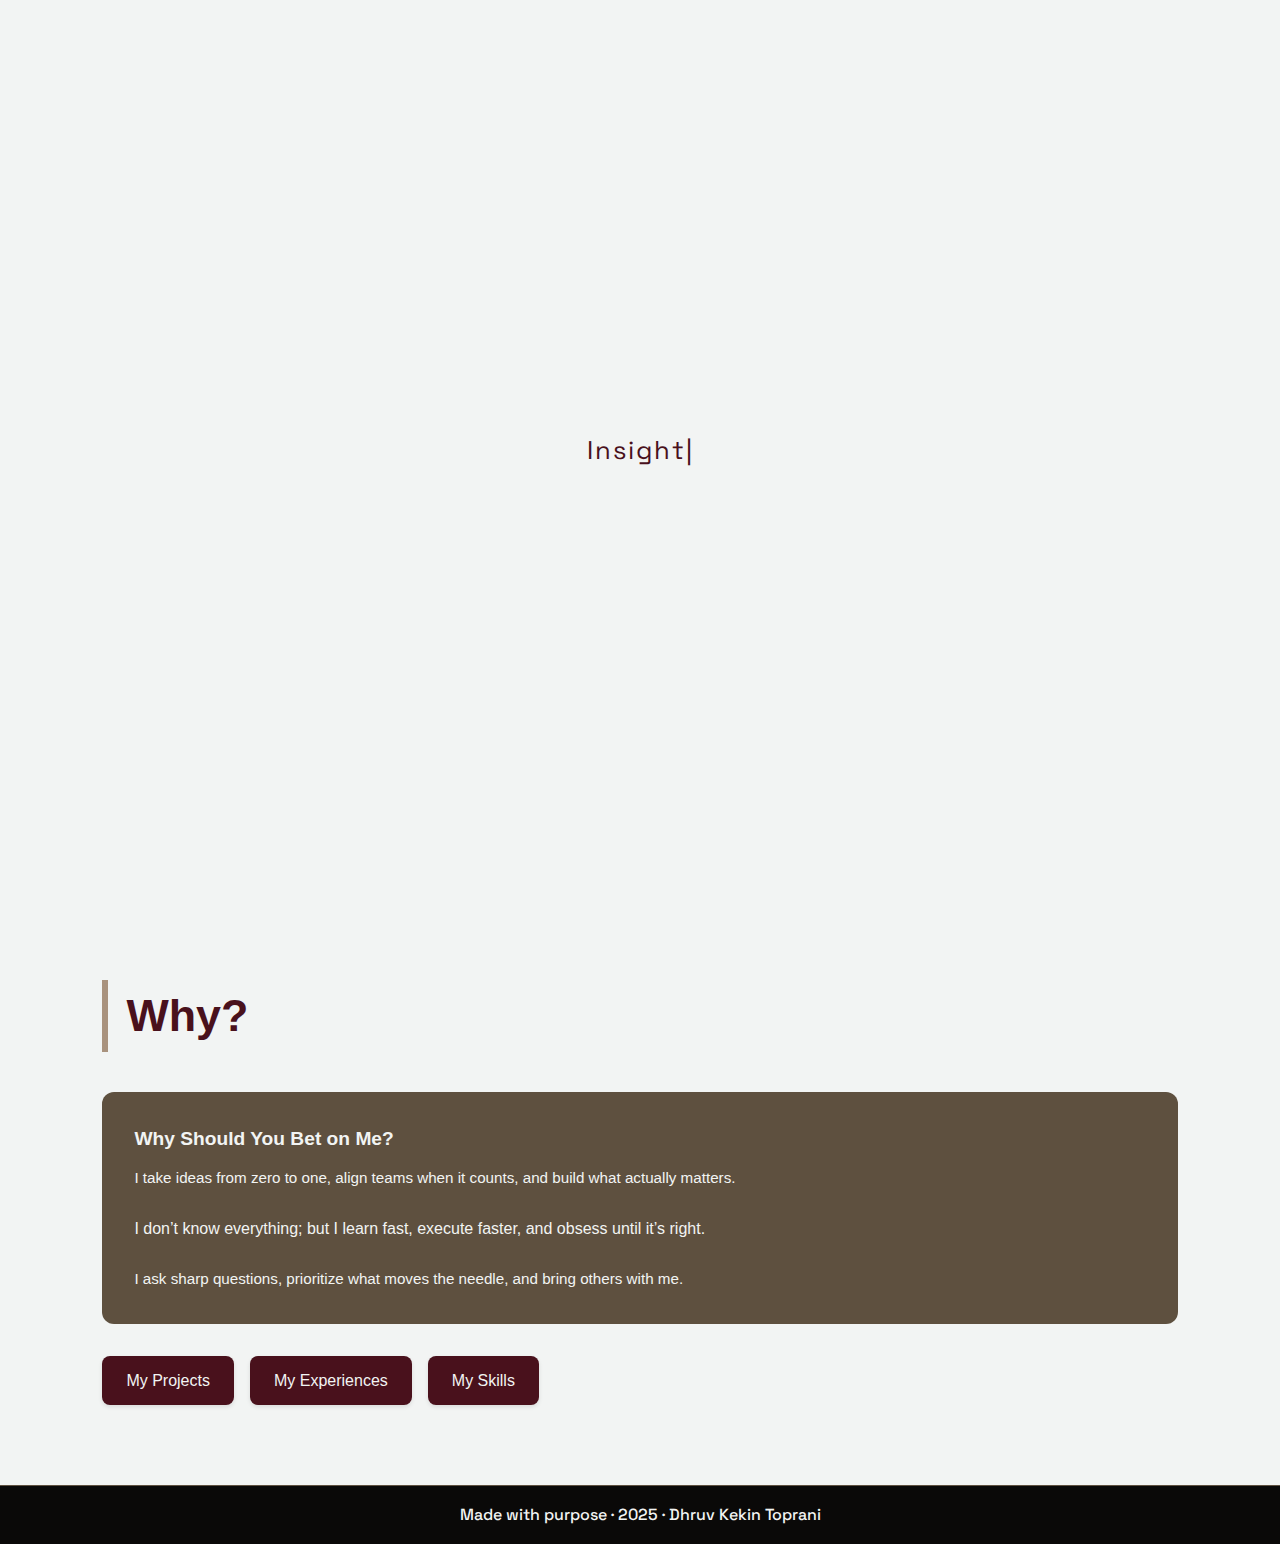
<file: index.html>
<!DOCTYPE html>
<html lang="en">
<head>
  <meta charset="UTF-8" />
  <meta name="viewport" content="width=device-width, initial-scale=1.0" />
  <title>Dhruv | Insight Driven Innovation</title>
  <link rel="stylesheet" href="style.css" />
  <link href="https://fonts.googleapis.com/css2?family=Space+Grotesk:wght@500;700&display=swap" rel="stylesheet">

  
</head>
<body>

<div id="loader">
  <div class="brand-intro">
    <span id="typewriter"></span><span class="cursor">|</span>
  </div>
</div>




    
  <!-- Navigation Bar -->
<header class="navbar">
  <div class="nav-left">
    <a class="nav-name" href="index.html">Toprani</a>
  </div>
  <nav class="nav-links">
    <a href="projects.html">Projects</a>
    <a href="experience.html">Experience</a>
    <a href="skills.html">Skills</a>
    <a href="contact.html">Contact</a>
  </nav>
</header>


  <!-- Hero Section -->
<section class="hero" id="intro">
  <div class="hero-inner">
    <div class="hero-content">
      <h1 class="hero-name">Hi, I'm Dhruv!</h1>
<div class="glitch-container">
  <span id="scramble-text">Loading...</span>
</div>

<button class="cta-buttons" onclick="revealWhy()"> 
Start With Why</button>

  

    </div>

<div class="hero-image">
  <div class="image-wrapper">
    <img src="portrait.jpeg" alt="Dhruv portrait" />
  </div>
</div>


  </div>
</section>

<section id="why-section" class="why-section hidden">
  <h2 class="section-title">Why?</h2>
  <div class="why-cards-container">
   
    <div class="why-card">
      <h3>Why Should You Bet on Me?</h3>
      <p>I take ideas from zero to one, align teams when it counts, and build what actually matters.</p>
      <br>
      <p></p>I don’t know everything; but I learn fast, execute faster, and obsess until it’s right.</p>
      <br>
      <p>I ask sharp questions, prioritize what moves the needle, and bring others with me.</p>
    </div>
  </div>

<div class="cta-wrapper">
  <a href="projects.html" class="cta-button">My Projects</a>
  <a href="experience.html" class="cta-button">My Experiences</a>
  <a href="skills.html" class="cta-button">My Skills</a>
</div>

</div>
</section>


<script src="script.js"></script>
<footer class="site-footer">
  <p>Made with purpose · 2025 · Dhruv Kekin Toprani</p>
</footer>

</body>
</html>
</file>
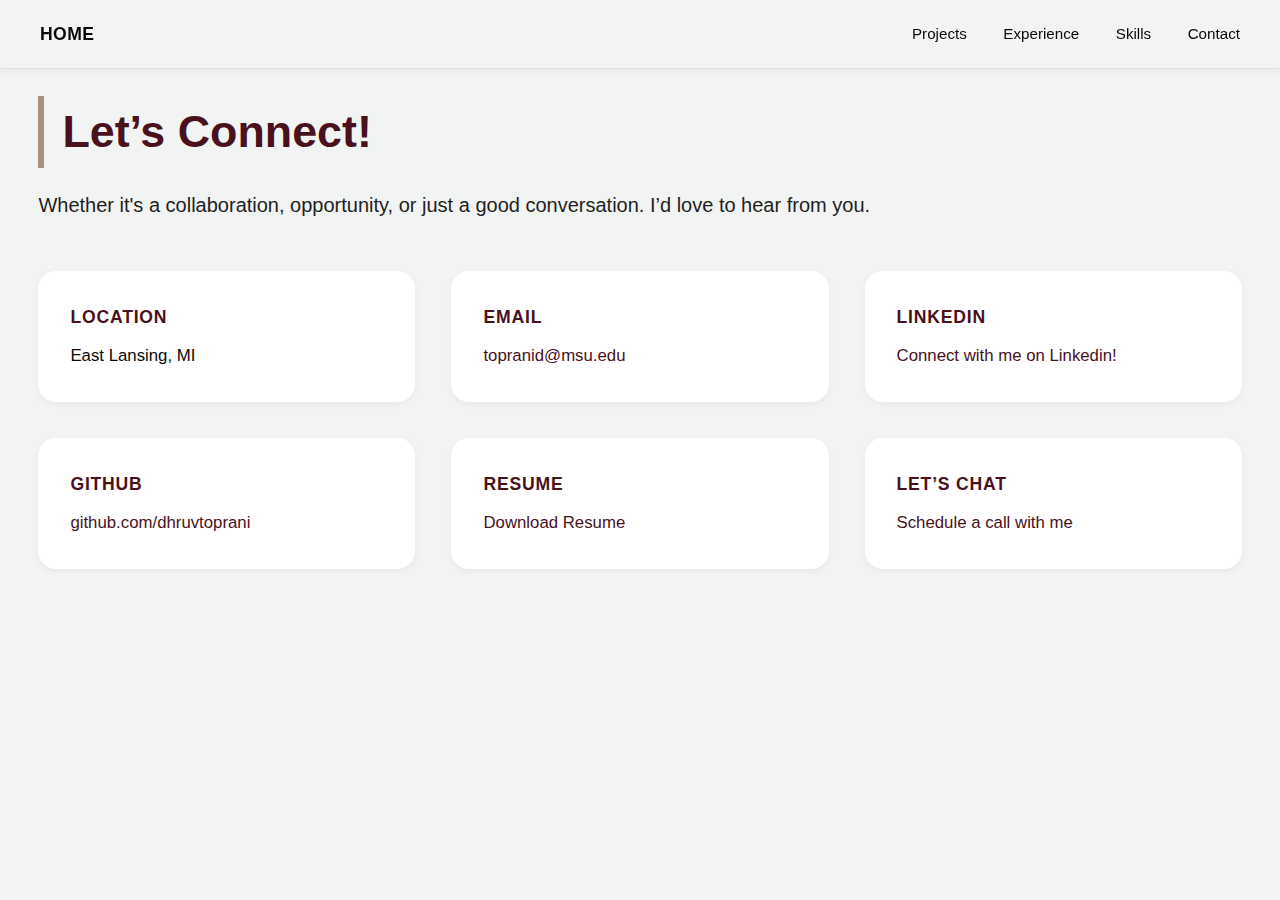
<file: contact.html>
<!DOCTYPE html>
<html lang="en">
<head>
  <meta charset="UTF-8" />
  <meta name="viewport" content="width=device-width, initial-scale=1.0"/>
  <title>Contact – Toprani</title>
  <link rel="stylesheet" href="style.css" />
</head>
<body>
  <!-- === NAVBAR === -->
  <header class="navbar">
    <div class="nav-left">
      <a href="index.html" class="nav-name">Home</a>
    </div>
    <nav class="nav-links">
      <a href="projects.html">Projects</a>
      <a href="experience.html">Experience</a>
      <a href="skills.html">Skills</a>
      <a href="contact.html" class="active">Contact</a>
    </nav>
  </header>

  <!-- === CONTACT SECTION === -->
  <section class="contact-section">
    <h2 class="section-title">Let’s Connect!</h2>
    <p class="contact-intro">
      Whether it's a collaboration, opportunity, or just a good conversation. I’d love to hear from you.
    </p>

    <div class="contact-info-grid">

  <div class="contact-item">
    <h3>Location</h3>
    <p>East Lansing, MI</p>
  </div>

  <div class="contact-item">
    <h3>Email</h3>
    <p><a href="mailto:topranid@msu.edu">topranid@msu.edu</a></p>
  </div>

  <div class="contact-item">
    <h3>LinkedIn</h3>
    <p><a href="https://www.linkedin.com/in/dhruvtoprani" target="_blank">Connect with me on Linkedin!</a></p>
  </div>

  <div class="contact-item">
    <h3>GitHub</h3>
    <p><a href="https://github.com/dhruvtoprani" target="_blank">github.com/dhruvtoprani</a></p>
  </div>

  <div class="contact-item">
    <h3>Resume</h3>
    <p><a href="/Resume_Toprani_Nov.pdf" target="_blank">Download Resume</a></p>
  </div>

  <div class="contact-item">
    <h3>Let’s Chat</h3>
    <p><!-- Calendly link widget begin -->
<link href="https://assets.calendly.com/assets/external/widget.css" rel="stylesheet">
<script src="https://assets.calendly.com/assets/external/widget.js" type="text/javascript" async></script>
<a href="" onclick="Calendly.initPopupWidget({url: 'https://calendly.com/topranid-msu/30min'});return false;">Schedule a call with me</a>
<!-- Calendly link widget end --></p>
  </div>

</div>

  </section>

  <script src="script.js"></script>
</body>
</html>
</file>
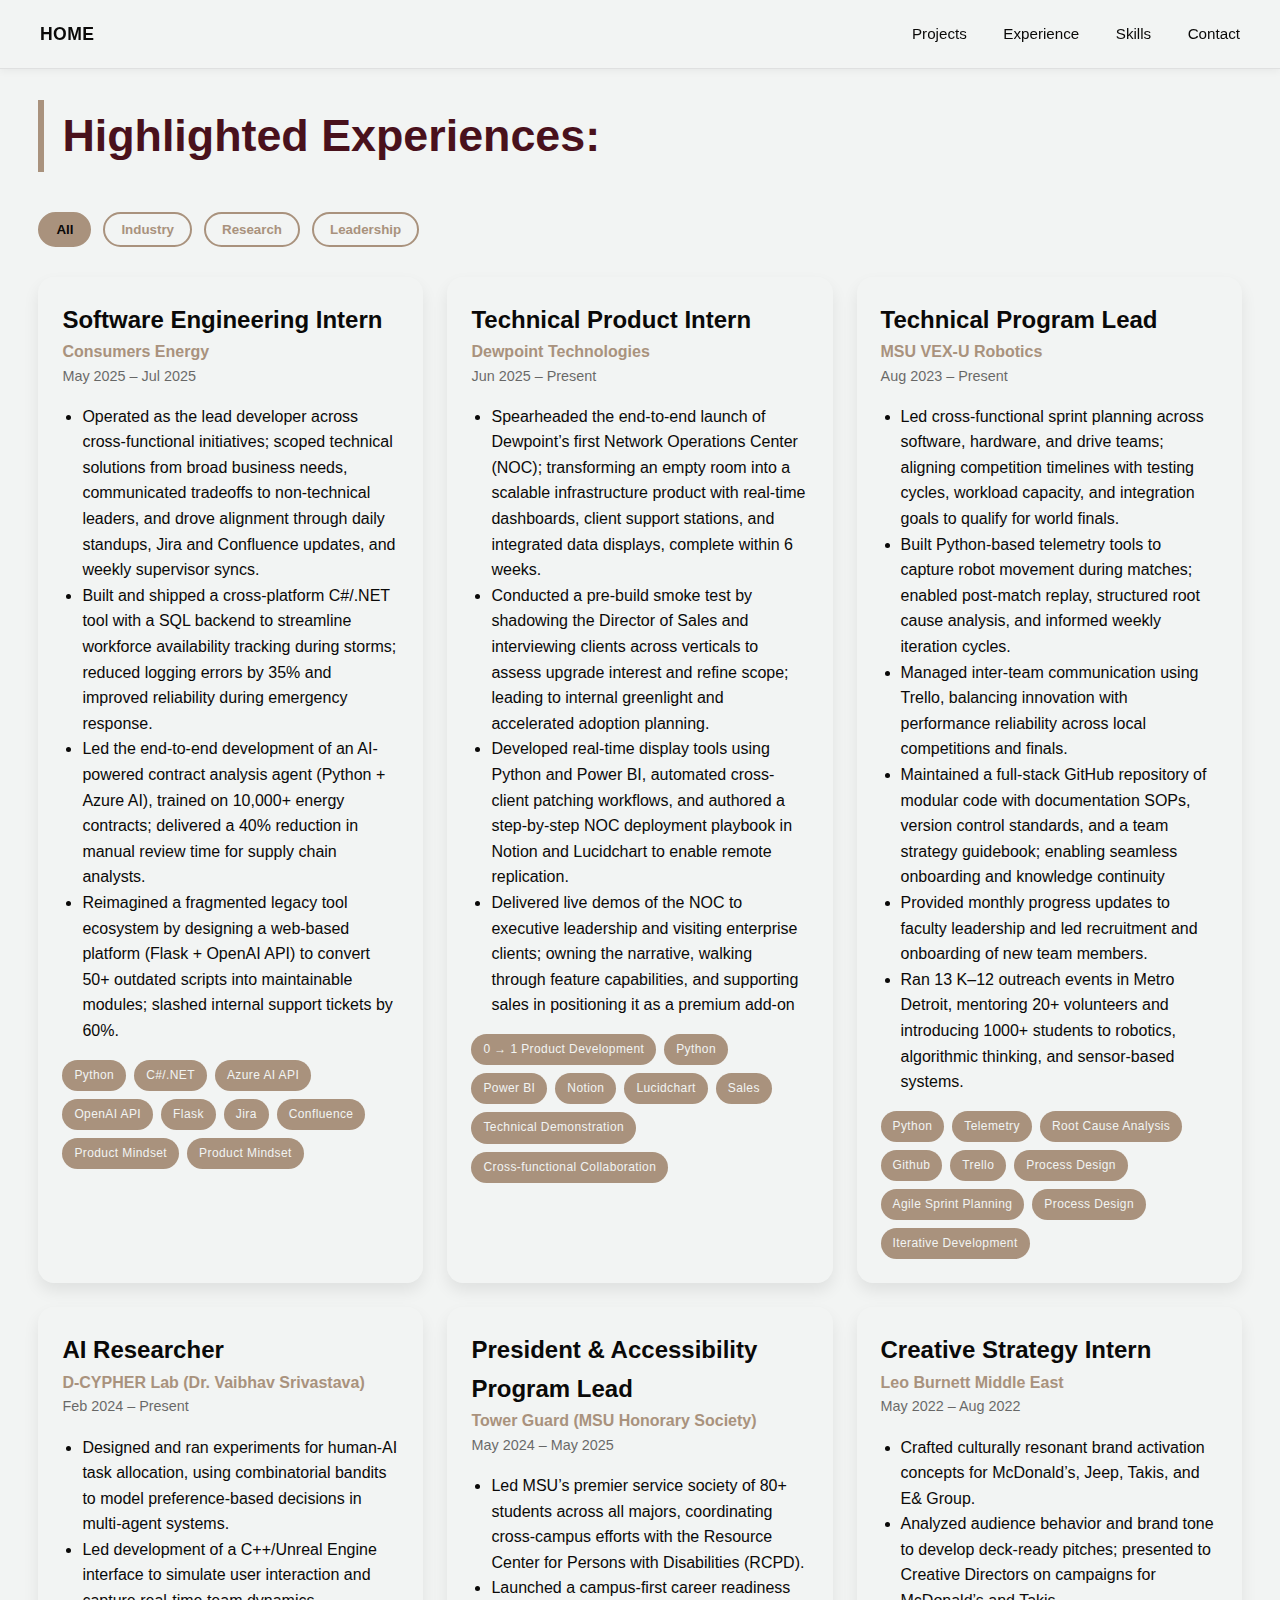
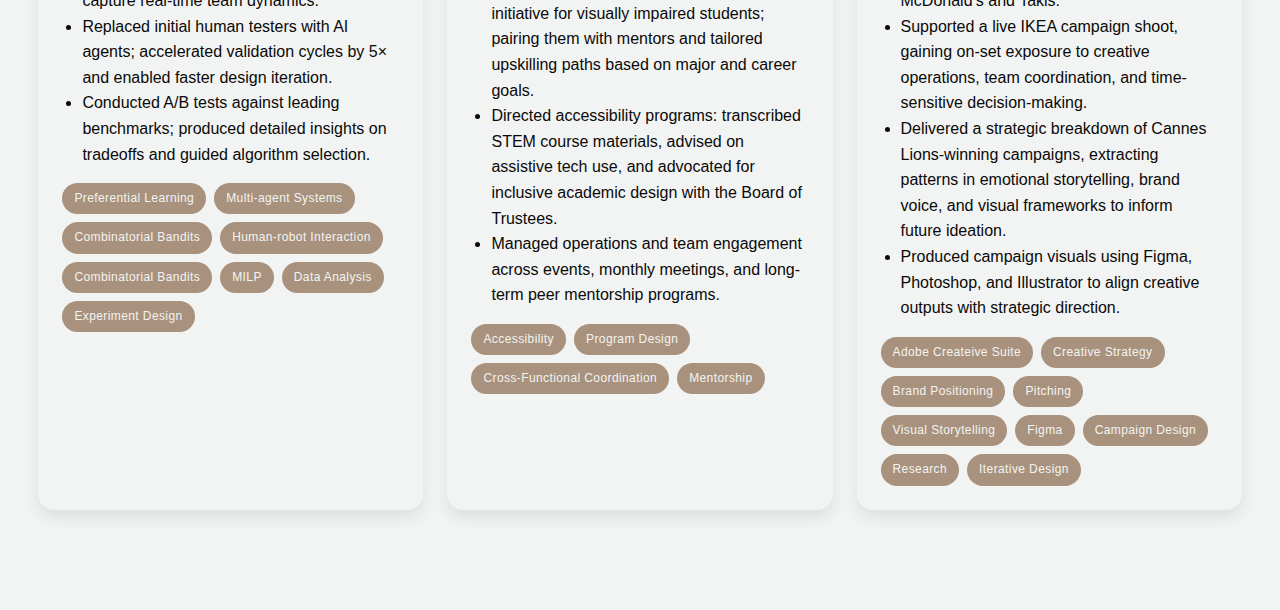
<file: experience.html>
<!DOCTYPE html>
<html lang="en">
<head>
  <meta charset="UTF-8" />
  <meta name="viewport" content="width=device-width, initial-scale=1.0"/>
  <title>Experience – Toprani</title>
  <link rel="stylesheet" href="style.css" />
</head>
<body>
  <!-- === NAVBAR === -->
  <header class="navbar">
    <div class="nav-left">
      <a href="index.html" class="nav-name">Home</a>
    </div>
    <nav class="nav-links">
      <a href="projects.html">Projects</a>
      <a href="experience.html" class="active">Experience</a>
      <a href="skills.html">Skills</a>
      <a href="contact.html">Contact</a>
    </nav>
  </header>

  <!-- === EXPERIENCE SECTION === -->
  <section class="experience-section">
    <h2 class="section-title">Highlighted Experiences:</h2>

    <div class="filter-bar">
      <button class="filter-btn active" data-filter="all">All</button>
      <button class="filter-btn" data-filter="industry">Industry</button>
      <button class="filter-btn" data-filter="research">Research</button>
      <button class="filter-btn" data-filter="leadership">Leadership</button>
    </div>

    <div class="experience-container">
      <div class="experience-card" data-category="industry">
        <div class="experience-header">
          <h3 class="role">Software Engineering Intern</h3>
          <span class="company">Consumers Energy</span>
          <span class="duration">May 2025 – Jul 2025</span>
        </div>
        <ul class="experience-details">
                  <li>Operated as the lead developer across cross-functional initiatives; scoped technical solutions from broad business needs, communicated tradeoffs to non-technical leaders, and drove alignment through daily standups, Jira and Confluence updates, and weekly supervisor syncs.</li>

          <li>Built and shipped a cross-platform C#/.NET tool with a SQL backend to streamline workforce availability tracking during storms; reduced logging errors by 35% and improved reliability during emergency response.</li>
          <li>Led the end-to-end development of an AI-powered contract analysis agent (Python + Azure AI), trained on 10,000+ energy contracts; delivered a 40% reduction in manual review time for supply chain analysts.</li>
        <li>Reimagined a fragmented legacy tool ecosystem by designing a web-based platform (Flask + OpenAI API) to convert 50+ outdated scripts into maintainable modules; slashed internal support tickets by 60%.</li>
        </ul>

<div class="experience-tags">
  <span class="tag">Python</span>
  <span class="tag">C#/.NET</span>
  <span class="tag">Azure AI API</span>
  <span class="tag">OpenAI API</span>

  <span class="tag">Flask</span>
  <span class="tag">Jira</span>
  
  <span class="tag">Confluence</span>
  <span class="tag">Product Mindset</span>
    <span class="tag">Product Mindset</span>


</div>

      </div>


      <div class="experience-card" data-category="industry">
        <div class="experience-header">
          <h3 class="role">Technical Product Intern</h3>
          <span class="company">Dewpoint Technologies</span>
          <span class="duration">Jun 2025 – Present</span>
        </div>
        <ul class="experience-details">
                  <li>Spearheaded the end-to-end launch of Dewpoint’s first Network Operations Center (NOC); transforming an empty room into a scalable infrastructure product with real-time dashboards, client support stations, and integrated data displays, complete within 6 weeks.</li>

          <li>Conducted a pre-build smoke test by shadowing the Director of Sales and interviewing clients across verticals to assess upgrade interest and refine scope; leading to internal greenlight and accelerated adoption planning.</li>
          <li>Developed real-time display tools using Python and Power BI, automated cross-client patching workflows, and authored a step-by-step NOC deployment playbook in Notion and Lucidchart to enable remote replication.</li>
        <li>Delivered live demos of the NOC to executive leadership and visiting enterprise clients; owning the narrative, walking through feature capabilities, and supporting sales in positioning it as a premium add-on</li>
        </ul>

<div class="experience-tags">
  <span class="tag">0 → 1 Product Development</span>
  <span class="tag">Python</span>
  <span class="tag">Power BI</span>
    <span class="tag">Notion</span>
  <span class="tag">Lucidchart</span>
  
  <span class="tag">Sales</span>
  <span class="tag">Technical Demonstration</span>
    <span class="tag">Cross-functional Collaboration</span>


</div>

      </div>


      
      <div class="experience-card" data-category="leadership">
        <div class="experience-header">
          <h3 class="role"> Technical Program Lead </h3>
          <span class="company">MSU VEX-U Robotics</span>
          <span class="duration"> Aug 2023 – Present</span>
        </div>
        <ul class="experience-details">
          <li>Led cross-functional sprint planning across software, hardware, and drive teams; aligning competition timelines with testing cycles, workload capacity, and integration goals to qualify for world finals.</li>
          <li>Built Python-based telemetry tools to capture robot movement during matches; enabled post-match replay, structured root cause analysis, and informed weekly iteration cycles.</li>
          <li>Managed inter-team communication using Trello, balancing innovation with performance reliability across local competitions and finals.</li>
          <li>Maintained a full-stack GitHub repository of modular code with documentation SOPs, version control standards, and a team strategy guidebook; enabling seamless onboarding and knowledge continuity</li>
          <li>Provided monthly progress updates to faculty leadership and led recruitment and onboarding of new team members.</li>
          <li>Ran 13 K–12 outreach events in Metro Detroit, mentoring 20+ volunteers and introducing 1000+ students to robotics, algorithmic thinking, and sensor-based systems.</li>

        </ul>
        <div class="experience-tags">
  <span class="tag">Python</span>
  <span class="tag">Telemetry</span>
  <span class="tag">Root Cause Analysis</span>
    <span class="tag">Github</span>
  <span class="tag">Trello</span>
  <span class="tag">Process Design</span>
    <span class="tag">Agile Sprint Planning</span>
  <span class="tag">Process Design</span>
  <span class="tag">Iterative Development</span>
</div>
      </div>

      <div class="experience-card" data-category="research">
        <div class="experience-header">
          <h3 class="role">AI Researcher</h3>
          <span class="company">D-CYPHER Lab (Dr. Vaibhav Srivastava)</span>
          <span class="duration">Feb 2024 – Present</span>
        </div>
        <ul class="experience-details">
          <li>Designed and ran experiments for human-AI task allocation, using combinatorial bandits to model preference-based decisions in multi-agent systems.</li>
          <li>Led development of a C++/Unreal Engine interface to simulate user interaction and capture real-time team dynamics.</li>
          <li>Replaced initial human testers with AI agents; accelerated validation cycles by 5× and enabled faster design iteration.</li>
          <li>Conducted A/B tests against leading benchmarks; produced detailed insights on tradeoffs and guided algorithm selection. </li>
        </ul>
        <div class="experience-tags">
  <span class="tag">Preferential Learning</span>
    <span class="tag">Multi-agent Systems</span>
      <span class="tag">Combinatorial Bandits</span>
  <span class="tag">Human-robot Interaction</span>


  <span class="tag">Combinatorial Bandits</span>
  <span class="tag">MILP</span>
  <span class="tag">Data Analysis</span>
    <span class="tag">Experiment Design</span>


</div>
      </div>


         <div class="experience-card" data-category="leadership">
        <div class="experience-header">
          <h3 class="role"> President & Accessibility Program Lead </h3>
          <span class="company">Tower Guard (MSU Honorary Society)</span>
          <span class="duration"> May 2024 – May 2025</span>
        </div>
        <ul class="experience-details">
          <li>Led MSU’s premier service society of 80+ students across all majors, coordinating cross-campus efforts with the Resource Center for Persons with Disabilities (RCPD).</li>
          <li>Launched a campus-first career readiness initiative for visually impaired students; pairing them with mentors and tailored upskilling paths based on major and career goals.</li>
          <li>Directed accessibility programs: transcribed STEM course materials, advised on assistive tech use, and advocated for inclusive academic design with the Board of Trustees.</li>
          <li>Managed operations and team engagement across events, monthly meetings, and long-term peer mentorship programs.</li>

        </ul>
        <div class="experience-tags">
  <span class="tag">Accessibility</span>
  <span class="tag">Program Design</span>
  <span class="tag">Cross-Functional Coordination</span>
    <span class="tag">Mentorship</span>
</div>
      </div>


          <div class="experience-card" data-category="industry">
        <div class="experience-header">
          <h3 class="role"> Creative Strategy Intern </h3>
          <span class="company">Leo Burnett Middle East</span>
          <span class="duration"> May 2022 – Aug 2022</span>
        </div>
        <ul class="experience-details">
          <li>Crafted culturally resonant brand activation concepts for McDonald’s, Jeep, Takis, and E& Group.</li>
          <li>Analyzed audience behavior and brand tone to develop deck-ready pitches; presented to Creative Directors on campaigns for McDonald’s and Takis.</li>
          <li>Supported a live IKEA campaign shoot, gaining on-set exposure to creative operations, team coordination, and time-sensitive decision-making.</li>
          <li>Delivered a strategic breakdown of Cannes Lions-winning campaigns, extracting patterns in emotional storytelling, brand voice, and visual frameworks to inform future ideation.</li>
          <li>Produced campaign visuals using Figma, Photoshop, and Illustrator to align creative outputs with strategic direction.</li>

        </ul>
        <div class="experience-tags">
            <span class="tag">Adobe Createive Suite</span>

  <span class="tag">Creative Strategy</span>
  <span class="tag">Brand Positioning</span>
    <span class="tag">Pitching</span>
  <span class="tag">Visual Storytelling</span>
  <span class="tag">Figma</span>
    <span class="tag">Campaign Design</span>
  <span class="tag">Research</span>
  <span class="tag">Iterative Design</span>
</div>
      </div>

    </div>
  </section>

  <script src="script.js"></script>
</body>
</html>
</file>
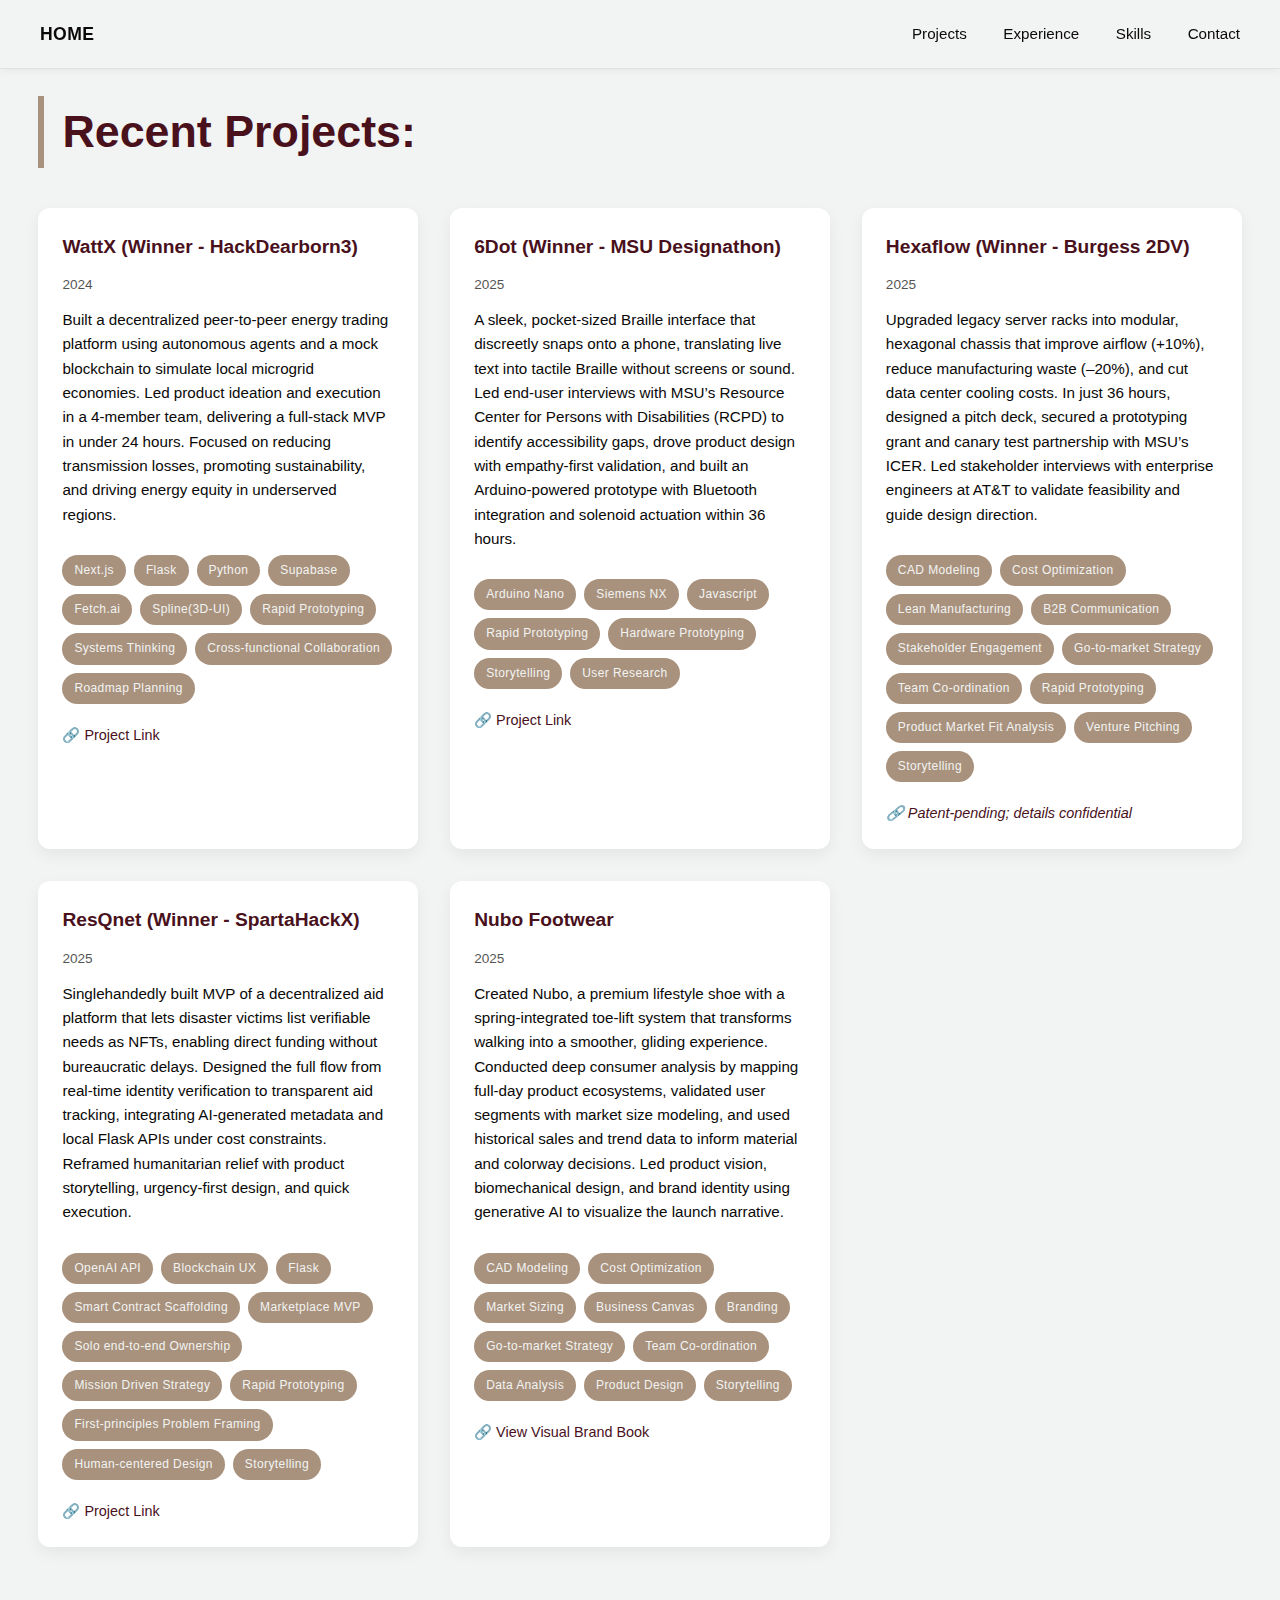
<file: projects.html>
<!DOCTYPE html>
<html lang="en">
<head>
  <meta charset="UTF-8" />
  <meta name="viewport" content="width=device-width, initial-scale=1.0" />
  <title>Projects | Dhruv</title>
  <link rel="stylesheet" href="style.css" />
</head>
<body>

  <!-- === NAVBAR === -->
  <header class="navbar">
    <div class="nav-left">
      <a href="index.html" class="nav-name">Home</a>
    </div>
    <nav class="nav-links">
      <a href="projects.html">Projects</a>
      <a href="experience.html">Experience</a>
      <a href="skills.html">Skills</a>
      <a href="contact.html">Contact</a>
    </nav>
  </header>

  <!-- === PROJECT GRID === -->
  <main class="projects-container">
    <h1 class="section-title">Recent Projects:</h1>

    <section class="project-grid">

      <!-- Project Card -->
      <div class="project-card">
        <h3>WattX (Winner - HackDearborn3)</h3>
        <span class="year">2024</span>
        <p>Built a decentralized peer-to-peer energy trading platform using autonomous agents and a mock blockchain to simulate local microgrid economies. Led product ideation and execution in a 4-member team, delivering a full-stack MVP in under 24 hours. Focused on reducing transmission losses, promoting sustainability, and driving energy equity in underserved regions.</p>
        <div class="experience-tags">
          <span class="tag">Next.js</span>
          <span class="tag">Flask</span>
          <span class="tag">Python</span>
          <span class="tag">Supabase</span>
          <span class="tag">Fetch.ai</span>
          <span class="tag">Spline(3D-UI)</span>
          <span class="tag">Rapid Prototyping</span>
          <span class="tag">Systems Thinking</span>
          <span class="tag">Cross-functional Collaboration</span>
          <span class="tag">Roadmap Planning</span>

        </div>
        <a href="https://devpost.com/software/wattx" class="project-link">🔗 Project Link</a>
      </div>

      <!-- Add more .project-card blocks below -->

        <!-- Project Card -->
      <div class="project-card">
        <h3>6Dot (Winner - MSU Designathon)</h3>
        <span class="year">2025</span>
        <p>A sleek, pocket-sized Braille interface that discreetly snaps onto a phone, translating live text into tactile Braille without screens or sound. Led end-user interviews with MSU’s Resource Center for Persons with Disabilities (RCPD) to identify accessibility gaps, drove product design with empathy-first validation, and built an Arduino-powered prototype with Bluetooth integration and solenoid actuation within 36 hours.</p>
        <div class="experience-tags">
          <span class="tag">Arduino Nano</span>
          <span class="tag">Siemens NX</span>
          <span class="tag">Javascript</span>
          <span class="tag">Rapid Prototyping</span>
          <span class="tag">Hardware Prototyping</span>
          <span class="tag">Storytelling</span>
          <span class="tag">User Research</span>

        </div>
        <a href="https://discover6dot.vercel.app/" class="project-link">🔗 Project Link</a>
      </div>



        <!-- Project Card -->
      <div class="project-card">
        <h3>Hexaflow (Winner - Burgess 2DV)</h3>
        <span class="year">2025</span>
        <p>Upgraded legacy server racks into modular, hexagonal chassis that improve airflow (+10%), reduce manufacturing waste (–20%), and cut data center cooling costs. In just 36 hours, designed a pitch deck, secured a prototyping grant and canary test partnership with MSU’s ICER. Led stakeholder interviews with enterprise engineers at AT&T to validate feasibility and guide design direction.</p>
        <div class="experience-tags">
          <span class="tag">CAD Modeling</span>
          <span class="tag">Cost Optimization</span>
          <span class="tag">Lean Manufacturing</span>
          <span class="tag">B2B Communication</span>
          <span class="tag">Stakeholder Engagement</span>
          <span class="tag">Go-to-market Strategy</span>
          <span class="tag">Team Co-ordination</span>
          <span class="tag">Rapid Prototyping</span>
          <span class="tag">Product Market Fit Analysis</span>
          <span class="tag">Venture Pitching</span>
          <span class="tag">Storytelling</span>

        </div>
        <a  class="project-link"><i>🔗 Patent-pending; details confidential</i></a>
      </div>


              <!-- Project Card -->
      <div class="project-card">
        <h3>ResQnet (Winner - SpartaHackX)</h3>
        <span class="year">2025</span>
        <p>Singlehandedly built MVP of a decentralized aid platform that lets disaster victims list verifiable needs as NFTs, enabling direct funding without bureaucratic delays. Designed the full flow from real-time identity verification to transparent aid tracking, integrating AI-generated metadata and local Flask APIs under cost constraints. Reframed humanitarian relief with product storytelling, urgency-first design, and quick execution.</p>
        <div class="experience-tags">
          <span class="tag">OpenAI API</span>
          <span class="tag">Blockchain UX</span>
          <span class="tag">Flask</span>
          <span class="tag">Smart Contract Scaffolding</span>
          <span class="tag">Marketplace MVP</span>
          <span class="tag">Solo end-to-end Ownership</span>
          <span class="tag">Mission Driven Strategy</span>
          <span class="tag">Rapid Prototyping</span>
          <span class="tag">First-principles Problem Framing</span>
          <span class="tag">Human-centered Design</span>
          <span class="tag">Storytelling</span>

        </div>
        <a  href="https://devpost.com/software/resqnet" class="project-link">🔗 Project Link</a>
      </div>


              <!-- Project Card -->
      <div class="project-card">
        <h3>Nubo Footwear</h3>
        <span class="year">2025</span>
        <p>Created Nubo, a premium lifestyle shoe with a spring-integrated toe-lift system that transforms walking into a smoother, gliding experience. Conducted deep consumer analysis by mapping full-day product ecosystems, validated user segments with market size modeling, and used historical sales and trend data to inform material and colorway decisions. Led product vision, biomechanical design, and brand identity using generative AI to visualize the launch narrative.</p>
        <div class="experience-tags">
          <span class="tag">CAD Modeling</span>
          <span class="tag">Cost Optimization</span>
          <span class="tag">Market Sizing</span>
          <span class="tag">Business Canvas</span>
          <span class="tag">Branding</span>
          <span class="tag">Go-to-market Strategy</span>
          <span class="tag">Team Co-ordination</span>
          <span class="tag">Data Analysis</span>
          <span class="tag">Product Design</span>
          <span class="tag">Storytelling</span>

        </div>
        <a href="https://www.canva.com/design/DAGlYFWTl54/rt69Bjv3z8IB-cGo4N-nJQ/view?utm_content=DAGlYFWTl54&utm_campaign=designshare&utm_medium=link2&utm_source=uniquelinks&utlId=h9499bebbac" class="project-link">🔗 View Visual Brand Book</a>
      </div>
    </section>
  </main>

</body>
</html>
</file>
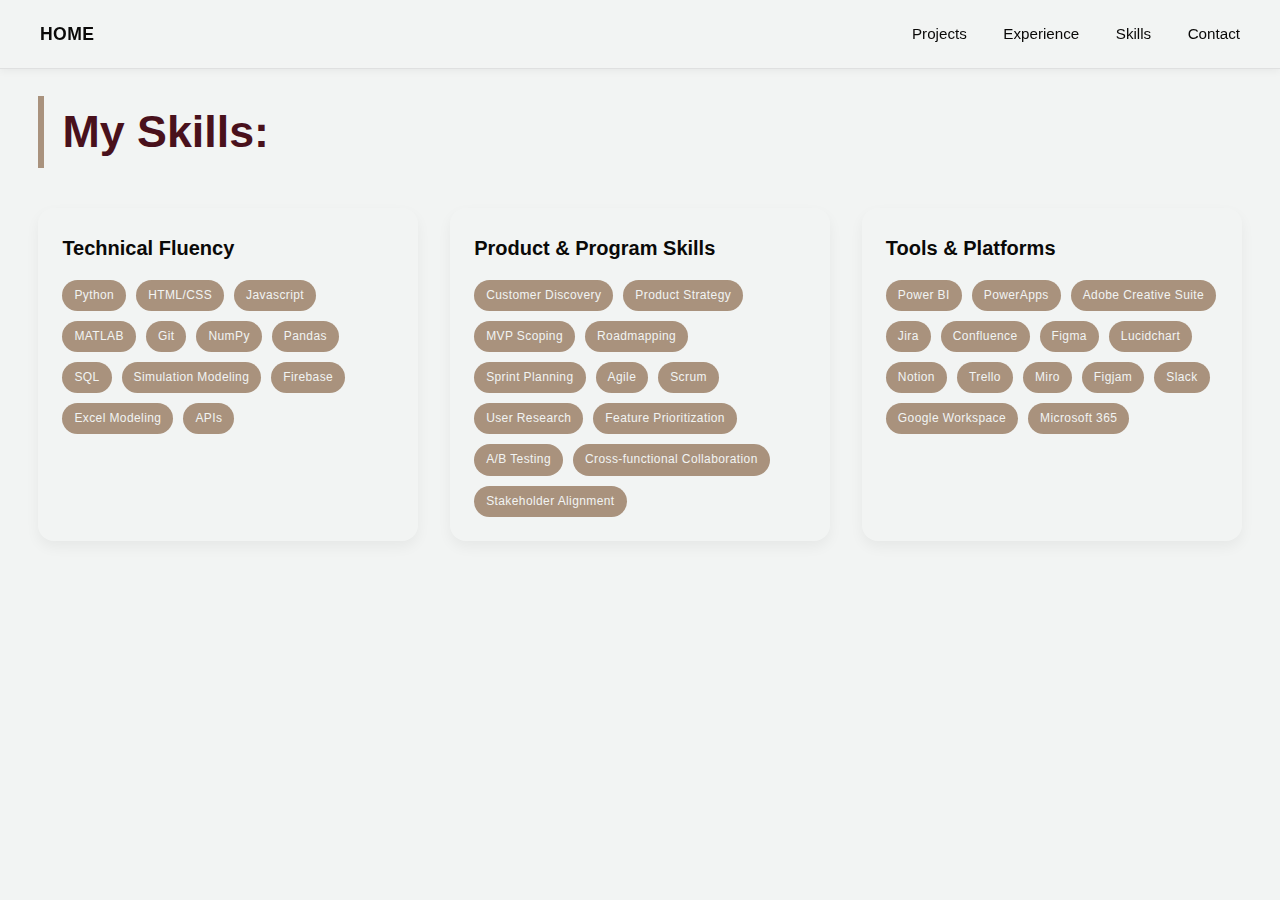
<file: skills.html>
<!DOCTYPE html>
<html lang="en">
<head>
  <meta charset="UTF-8" />
  <meta name="viewport" content="width=device-width, initial-scale=1.0"/>
  <title>Skills – Toprani</title>
  <link rel="stylesheet" href="style.css" />
</head>
<body>
  <!-- === NAVBAR === -->
  <header class="navbar">
    <div class="nav-left">
      <a href="index.html" class="nav-name">Home</a>
    </div>
    <nav class="nav-links">
      <a href="projects.html">Projects</a>
      <a href="experience.html">Experience</a>
      <a href="skills.html" class="active">Skills</a>
      <a href="contact.html">Contact</a>
    </nav>
  </header>

  <!-- === SKILLS SECTION === -->
  <section class="skills-section">
    <h2 class="section-title">My Skills:</h2>
    <div class="skills-card-grid">
<!-- 1. Languages -->
<div class="skill-card">
  <h3 class="skill-title">Technical Fluency</h3>
  <div class="skill-tags">

    <span class="tag">Python</span>
    <span class="tag">HTML/CSS</span>
    <span class="tag">Javascript</span>
    <span class="tag">MATLAB</span>
    <span class="tag">Git</span>
    <span class="tag">NumPy</span>
    <span class="tag">Pandas</span>
    <span class="tag">SQL</span>
    <span class="tag">Simulation Modeling</span>
    <span class="tag">Firebase</span>
    <span class="tag">Excel Modeling</span>
    <span class="tag">APIs</span>


  </div>
</div>

<!-- 2. Product & Program Skills -->
<div class="skill-card">
  <h3 class="skill-title">Product & Program Skills</h3>
  <div class="skill-tags">

     <span class="tag">Customer Discovery</span>
    <span class="tag">Product Strategy</span>
  <span class="tag">MVP Scoping</span>
  <span class="tag">Roadmapping</span>
  <span class="tag">Sprint Planning</span>
  <span class="tag">Agile</span>
  <span class="tag">Scrum</span>
  <span class="tag">User Research</span>
  <span class="tag">Feature Prioritization</span>
  <span class="tag">A/B Testing</span>
  <span class="tag">Cross-functional Collaboration</span>
  <span class="tag">Stakeholder Alignment</span>
</div>

  </div>





<!-- 3. Tools & Platforms -->
<div class="skill-card">
  <h3 class="skill-title">Tools & Platforms</h3>
  <div class="skill-tags">
  <span class="tag">Power BI</span>
      <span class="tag">PowerApps</span>

  <span class="tag">Adobe Creative Suite</span>
  <span class="tag">Jira</span>
  <span class="tag">Confluence</span>
  <span class="tag">Figma</span>
    <span class="tag">Lucidchart</span>

  <span class="tag">Notion</span>
  <span class="tag">Trello</span>
    <span class="tag">Miro</span>
  <span class="tag">Figjam</span>

  <span class="tag">Slack</span>
  <span class="tag">Google Workspace</span>
  <span class="tag">Microsoft 365</span>



  </div>
</div>



  </section>

  <script src="script.js"></script>
</body>
</html>
</file>
<file: style.css>
:root {
  --black: #0a0908;
  --chocolate-cosmos: #49111c;
  --white-smoke: #f2f4f3;
  --beaver: #a9927d;
  --walnut-brown: #5e503f;
  --font: 'Helvetica Neue', sans-serif;
  
}


* {
  margin: 0;
  padding: 0;
  box-sizing: border-box;
}

body {
  background: var(--white-smoke);
  color: var(--black);
  font-family: var(--font);
  line-height: 1.6;
}

/* === NAVBAR === */
.nav-name {
  text-decoration: none;
  font-family: 'Space Grotesk', sans-serif;
}

.navbar {
  position: fixed;
  width: 100%;
  top: 0;
  left: 0;
  padding: 1.25rem 2.5rem;
  display: flex;
  justify-content: space-between;
  align-items: center;
  background-color: var(--white-smoke);
  border-bottom: 1px solid rgba(0, 0, 0, 0.08);
  box-shadow: 0 4px 12px rgba(0, 0, 0, 0.04);
  z-index: 100;
}

.nav-left .nav-name {
  font-size: 1.1rem;
  font-weight: 600;
  letter-spacing: 0.4px;
  color: var(--black);
  text-transform: uppercase;
  font-family: 'Helvetica';
}

.nav-links a {
  color: var(--black);
  margin-left: 2rem;
  text-decoration: none;
  font-weight: 500;
  font-family: var(--font);
  font-size: 0.95rem;
  transition: all 0.25s ease;
  position: relative;
}

.nav-links a::after {
  content: "";
  position: absolute;
  bottom: -4px;
  left: 0;
  height: 2px;
  width: 0%;
  background-color: var(--chocolate-cosmos);
  transition: width 0.3s ease;
}

.nav-links a:hover {
  color: var(--chocolate-cosmos);
}

.nav-links a:hover::after {
  width: 100%;
}


/* === HERO === */
.hero {
  padding: 8rem 6rem 2rem 6rem;
  display: flex;
  align-items: center;
  justify-content: flex-start;
  padding: 3rem 6rem 4rem 6rem;
  min-height: 100vh;
  background: var(--white-smoke);
}

.hero-content {
  max-width: 700px;
}

.hero-name {
  font-size: 5rem;
  font-weight: 800;
  color: var(--chocolate-cosmos);
  line-height: 1.1;
  font-family: 'Helvetica Neue', sans-serif; /* Add this line */
}


.tagline {
  margin-top: 1rem;
  font-size: 1.4rem;
  color: var(--black);
  font-weight: 400;
  letter-spacing: 0.5px;
  border-left: 4px solid var(--chocolate-cosmos);
  padding-left: 1rem;
}

.hero-inner {
  display: flex;
  align-items: center;
  justify-content: space-between;
  flex-wrap: wrap;
  gap: 4rem;
  width: 100%;
  max-width: 1200px;
  margin: 0 auto;
}

.hero-content {
  flex: 1 1 500px;
  min-width: 300px;
}

.image-wrapper {
  position: relative;
  display: inline-block;
  border-radius: 12px;
  overflow: hidden;
}

.image-wrapper img {
  display: block;
  width: 100%;
  max-width: 320px;
  border-radius: 12px;
  transition: transform 0.4s ease;
}

.image-wrapper::after {
  content: '';
  position: absolute;
  top: 0;
  left: -75%;
  width: 50%;
  height: 100%;
  background: linear-gradient(120deg, transparent, rgba(255, 255, 255, 0.25), transparent);
  transform: skewX(-20deg);
  pointer-events: none;
}

.image-wrapper:hover img {
  transform: scale(1.05);
}

.image-wrapper:hover::after {
  animation: shine 1s ease;
}

@keyframes shine {
  100% {
    left: 125%;
  }
}




/* === CTA Buttons === */
.cta-buttons {
  margin-top: 2rem;
  display: flex;
  gap: 1rem;
  flex-wrap: wrap;
}

.cta {
  background-color: var(--chocolate-cosmos);
  color: var(--white-smoke);
  text-decoration: none;
  padding: 0.75rem 1.5rem;
  font-weight: 600;
  border-radius: 8px;
  transition: background-color 0.3s ease, transform 0.2s ease;
}

.cta:hover {
  background-color: var(--black);
  color: var(--white-smoke);
  transform: translateY(-2px);
}




.glitch-container {
  margin-top: 1.5rem;
  border-left: 4px solid var(--chocolate-cosmos);
  padding-left: 1rem;
  font-size: 1.4rem;
  font-weight: 500;
  font-family: var(--font);
  height: 2rem;
  color: var(--black);
  letter-spacing: 0.5px;
  white-space: nowrap;
  overflow: hidden;
}

.hero {
  background: var(--white-smoke) url('https://www.transparenttextures.com/patterns/groovepaper.png');
  background-size: auto;
}


#loader {
  position: fixed;
  top: 0;
  left: 0;
  width: 100%;
  height: 100%;
  background: var(--white-smoke);
  display: flex;
  justify-content: center;
  align-items: center;
  z-index: 9999;
  transition: opacity 1s ease, visibility 1s ease;
}

.brand-intro {
  font-family: 'Space Grotesk', monospace;
  font-size: 1.6rem;
  color: var(--chocolate-cosmos);
  letter-spacing: 2px;
  white-space: nowrap;
}

.cursor {
  display: inline-block;
  animation: blink 1s infinite;
  color: var(--chocolate-cosmos);
}

@keyframes blink {
  0%, 100% { opacity: 1; }
  50% { opacity: 0; }
}



/* project page*/
:root {
  --black: #0a0908;
  --chocolate-cosmos: #49111c;
  --white-smoke: #f2f4f3;
  --beaver: #a9927d;
  --walnut-brown: #5e503f;
  --font: 'Space Grotesk', sans-serif;
}

body {
  background: var(--white-smoke);
  color: var(--black);
  font-family: var(--font);
  margin: 0;
  padding: 0;
}

/* NAVBAR */
.navbar {
  position: fixed;
  top: 0;
  left: 0;
  right: 0;
  padding: 1.25rem 2.5rem;
  background: var(--white-smoke);
  display: flex;
  justify-content: space-between;
  align-items: center;
  box-shadow: 0 2px 8px rgba(0, 0, 0, 0.05);
  z-index: 100;
}

.nav-brand {
  text-decoration: none;
  font-size: 1.2rem;
  font-weight: 700;
  text-transform: uppercase;
  color: var(--black);
}

.nav-links a {
  margin-left: 2rem;
  text-decoration: none;
  color: var(--black);
  font-weight: 500;
  position: relative;
  transition: color 0.3s ease;
}

.nav-links a:hover {
  color: var(--chocolate-cosmos);
}

.nav-links a::after {
  content: "";
  position: absolute;
  width: 0%;
  height: 2px;
  background: var(--chocolate-cosmos);
  left: 0;
  bottom: -4px;
  transition: width 0.3s ease;
}

.nav-links a:hover::after {
  width: 100%;
}

/* === PROJECT GRID === */
.projects-container {
    padding-top: 6rem;
padding: 6rem 3vw;
  margin: 0 auto;
}

.projects-title {
  font-size: 2rem;
padding: 100px 5vw;

  color: var(--chocolate-cosmos);
  margin-bottom: 2rem;
  text-align: center;
}

.project-grid {
  display: grid;
  grid-template-columns: repeat(auto-fit, minmax(280px, 1fr));
  gap: 2rem;
}

.project-card {
  background: white;
  padding: 1.5rem;
  
  border-radius: 12px;
  box-shadow: 0 6px 16px rgba(0, 0, 0, 0.06);
  display: flex;
  flex-direction: column;
  gap: 0.75rem;
  transition: transform 0.2s ease;
}

.project-card:hover {
  transform: translateY(-5px);
}

.project-card h3 {
  color: var(--chocolate-cosmos);
  font-size: 1.2rem;
}

.project-card .year {
  font-size: 0.85rem;
  opacity: 0.7;
}

.project-card p {
  font-size: 0.95rem;
  line-height: 1.6;
}

.tags {
  display: flex;
  flex-wrap: wrap;
  gap: 0.4rem;
}

.tags span {
  background: var(--beaver);
  color: white;
  font-size: 0.75rem;
  padding: 0.3rem 0.7rem;
  border-radius: 999px;
  font-weight: 500;
}

.project-link {
  margin-top: 0.5rem;
  font-size: 0.9rem;
  color: var(--chocolate-cosmos);
  text-decoration: none;
}

.project-link:hover {
  text-decoration: underline;
}



/*Experiences Page*/

/* === Experience Page Styles === */

.experience-section {
    padding: 100px 3vw;
  margin: auto;
}


.section-title {
  font-size: 2.5rem;
  color: var(--chocolate-cosmos);
  margin-bottom: 30px;
  border-left: 4px solid var(--beaver);
  padding-left: 15px;
}

/* Filter Bar */
.filter-bar {
  display: flex;
  gap: 12px;
  margin-bottom: 30px;
  flex-wrap: wrap;
}

.filter-btn {
  background-color: transparent;
  border: 2px solid var(--beaver);
  color: var(--beaver);
  padding: 8px 16px;
  border-radius: 50px;
  cursor: pointer;
  font-weight: 600;
  transition: all 0.3s ease;
}

.filter-btn.active,
.filter-btn:hover {
  background-color: var(--beaver);
  color: var(--black);
}

/* Container */
.experience-container {
  display: grid;
  grid-template-columns: repeat(auto-fit, minmax(380px, 1fr));
  gap: 24px;
  transition: all 0.3s ease;
}


/* Cards */
.experience-card {
  background-color: var(--card-bg);
  color: var(--black);
  border-radius: 16px;
  padding: 24px;
  box-shadow: 0 8px 16px rgba(0, 0, 0, 0.08);
  transition: transform 0.3s ease, box-shadow 0.3s ease, opacity 0.3s ease;
  animation: fadeInUp 0.3s ease both;
}

.experience-card:hover {
  transform: translateY(-6px);
  box-shadow: 0 16px 32px rgba(0, 0, 0, 0.12);
}

.experience-card.hide {
  display: none;
}

/* Card Content */
.experience-header {
  display: flex;
  flex-direction: column;
  margin-bottom: 16px;
}

.role {
  font-size: 1.5rem;
  color: var(--text-primary);
  margin: 0;
}

.company {
  color: var(--beaver);
  font-weight: 600;
}

.duration {
  font-size: 0.9rem;
  color: var(--black);
  opacity: 0.6;
}

.experience-details {
  list-style-type: disc;
  padding-left: 20px;
  color: var(--black);
  margin-top: 10px;
}

/* Tags */
.experience-tags {
  margin-top: 16px;
  display: flex;
  flex-wrap: wrap;
  gap: 8px;
}

.tag {
  background-color: #a9927d; /* hard-coded beaver */
  color: #f2f4f3;            /* white text */
  padding: 6px 12px;
  border-radius: 20px;
  font-size: 0.75rem;
  font-weight: 500;
  letter-spacing: 0.4px;
  transition: background-color 0.3s ease, color 0.3s ease;
  user-select: none;
}

.tag:hover {
  background-color: #49111c; /* chocolate hover */
  color: #f2f4f3;            /* white-smoke text */
}

/* Animation */
@keyframes fadeInUp {
  0% {
    opacity: 0;
    transform: translateY(12px);
  }
  100% {
    opacity: 1;
    transform: translateY(0);
  }
}


/* === Skills Section === */

.skills-section {
  padding: 6rem 3vw;
  padding-top: 6rem;
  background-color: var(--white-smoke);
}

.skills-card-grid {
  display: grid;
  grid-template-columns: repeat(3, 1fr);
  gap: 32px;
  margin-top: 40px;
}


@media (max-width: 900px) {
  .skills-card-grid {
    grid-template-columns: repeat(1, 1fr);
  }
}


.skill-card {
  background-color: var(--card-bg);
  border-radius: 16px;
  padding: 24px;
  box-shadow: 0 6px 14px rgba(0, 0, 0, 0.05);
  transition: transform 0.3s ease;
}

.skill-card:hover {
  transform: translateY(-6px);
  box-shadow: 0 12px 24px rgba(0, 0, 0, 0.08);
}

.skill-title {
  color: var(--text-primary);
  font-size: 1.25rem;
  margin-bottom: 16px;
}

.skill-tags {
  display: flex;
  flex-wrap: wrap;
  gap: 10px;
}

.skill-tags .tag {
  background-color: var(--beaver);
  color: var(--white-smoke);
  padding: 6px 12px;
  border-radius: 20px;
  font-size: 0.75rem;
  font-weight: 500;
  transition: background-color 0.3s ease;
}

.skill-tags .tag:hover {
  background-color: var(--chocolate-cosmos);
  color: var(--white-smoke);
}


/* === Contact Page === */

/* === Contact Page Styles === */
.contact-section {
  padding: 6rem 3vw;
  
  background-color: var(--white-smoke);
}

.section-title {
    
  font-size: 2.8rem;
  font-weight: 800;
  color: var(--chocolate-cosmos);
  margin-bottom: 40px;
  border-left: 6px solid var(--beaver);
  padding-left: 18px;
}

/* Grid Layout */
.contact-info-grid {
  display: grid;
  grid-template-columns: repeat(auto-fit, minmax(280px, 1fr));
  gap: 36px;
}

/* Card Styling */
.contact-item {
  background-color: #fff;
  border-radius: 18px;
  padding: 32px;
  box-shadow: 0 2px 6px rgba(0, 0, 0, 0.05);
  transition: box-shadow 0.3s ease;
}

.contact-item:hover {
  box-shadow: 0 4px 14px rgba(0, 0, 0, 0.08);
}

/* Headings */
.contact-item h3 {
  margin-top: 0;
  font-size: 1.1rem;
  font-weight: 700;
  color: var(--chocolate-cosmos);
  text-transform: uppercase;
  letter-spacing: 0.8px;
  margin-bottom: 12px;
}

/* Text */
.contact-item p {
  margin: 0;
  font-size: 1.05rem;
  font-weight: 500;
  color: var(--black);
  word-break: break-word;
  line-height: 1.6;
}

/* Links */
.contact-item a {
  color: var(--chocolate-cosmos);
  text-decoration: none;
  border-bottom: 1px solid transparent;
  transition: border-color 0.2s ease;
}

.contact-item a:hover {
  border-bottom-color: var(--chocolate-cosmos);
}


.contact-intro {
  font-size: 1.25rem;
  font-weight: 500;
  color: var(--black);
  max-width: 1000px;
  line-height: 1.75;
  margin-top: -20px;
  margin-bottom: 48px;
  opacity: 0.9;
}


.why-section {
  padding: 80px 8vw;
  background: var(--white-smoke) url('https://www.transparenttextures.com/patterns/groovepaper.png');
  color: var(--white-smoke);
    font-family: 'Helvetica Neue', sans-serif; /* Add this line */

}



.why-cards-container {
  display: grid;
  grid-template-columns: repeat(auto-fit, minmax(280px, 1fr));
  gap: 32px;
  margin-top: 40px;
}

.why-card {
  background-color: var(--walnut-brown);
  padding: 32px;
  border-radius: 12px;
  box-shadow: 0 0 0 transparent;
  transition: box-shadow 0.3s ease;
}

.why-card:hover {
  box-shadow: 0 4px 16px rgba(0, 0, 0, 0.25);
}

.why-card h3 {
  font-size: 1.2rem;
  color: var(--white-smoke);
  margin-bottom: 12px;
}

.why-card p {
  font-size: 0.95rem;
  line-height: 1.6;
  color: var(--white-smoke);
}

.why-cta-links {
  margin-top: 48px;
  display: flex;
  flex-wrap: wrap;
  gap: 16px;
}

.cta-link {
  background-color: var(--chocolate-cosmos);
  color: var(--white-smoke);
  padding: 12px 24px;
  border-radius: 40px;
  text-decoration: none;
  font-size: 0.95rem;
  transition: background-color 0.3s ease;
}

.cta-link:hover {
  background-color: var(--beaver);
  color: var(--black);
}


.cta-buttons {
    margin-top: 2rem;
    gap: 2rem;
  background-color: var(--chocolate-cosmos);
  color: var(--white-smoke);
  padding: 14px 32px;
  border: none;
  border-radius: 40px;
  font-size: 1rem;
  font-weight: 500;
  cursor: pointer;
  transition: all 0.25s ease-in-out;
  box-shadow: 0 4px 8px rgba(73, 17, 28, 0.2);
}

.cta-buttons:hover {
  box-shadow: 0 6px 16px rgba(73, 17, 28, 0.3);
  transform: translateY(-1px);
  background-color: var(--beaver);
  color: var(--black);
}






.cta-wrapper {
  padding-top: 2rem;
  display: flex;
  flex-wrap: wrap;
  gap: 1rem;
}

.cta-button {
  padding: 12px 24px;
  background-color: var(--chocolate-cosmos);
  color: var(--white-smoke);
  text-decoration: none;
  border-radius: 8px;
  font-size: 1rem;
  font-weight: 500;
  transition: background-color 0.2s ease, box-shadow 0.2s ease;
  box-shadow: 0 2px 4px rgba(0,0,0,0.1);
}

.cta-button:hover {
  background-color: var(--beaver);
  box-shadow: 0 4px 8px rgba(0,0,0,0.15);
}

.site-footer {
  bottom: 0;
  width: 100%;
  background-color: var(--black);
  color: var(--white-smoke);
  text-align: center;
  padding: 1rem 0;
  font-size: 1rem;
  font-weight: 500;
  border-top: 0.5px solid var(--walnut-brown);
  z-index: 50;
}
</file>
